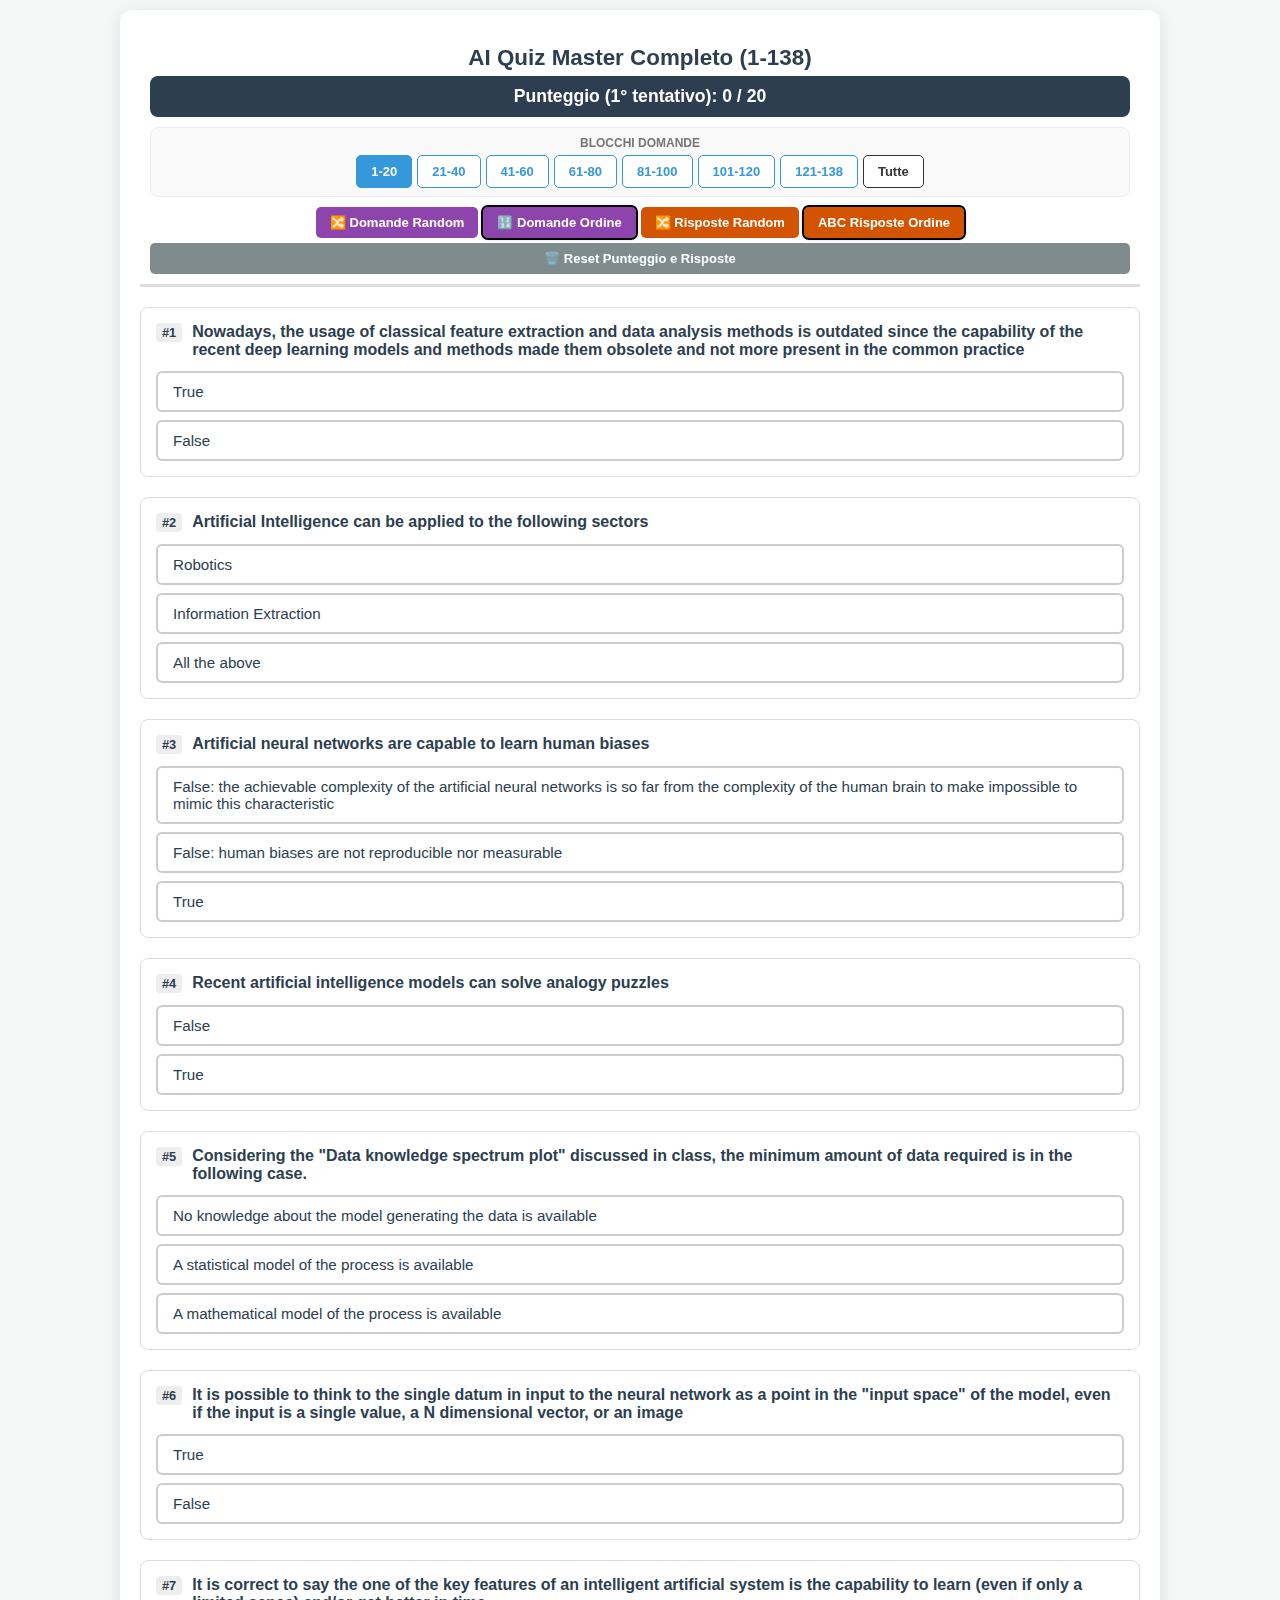
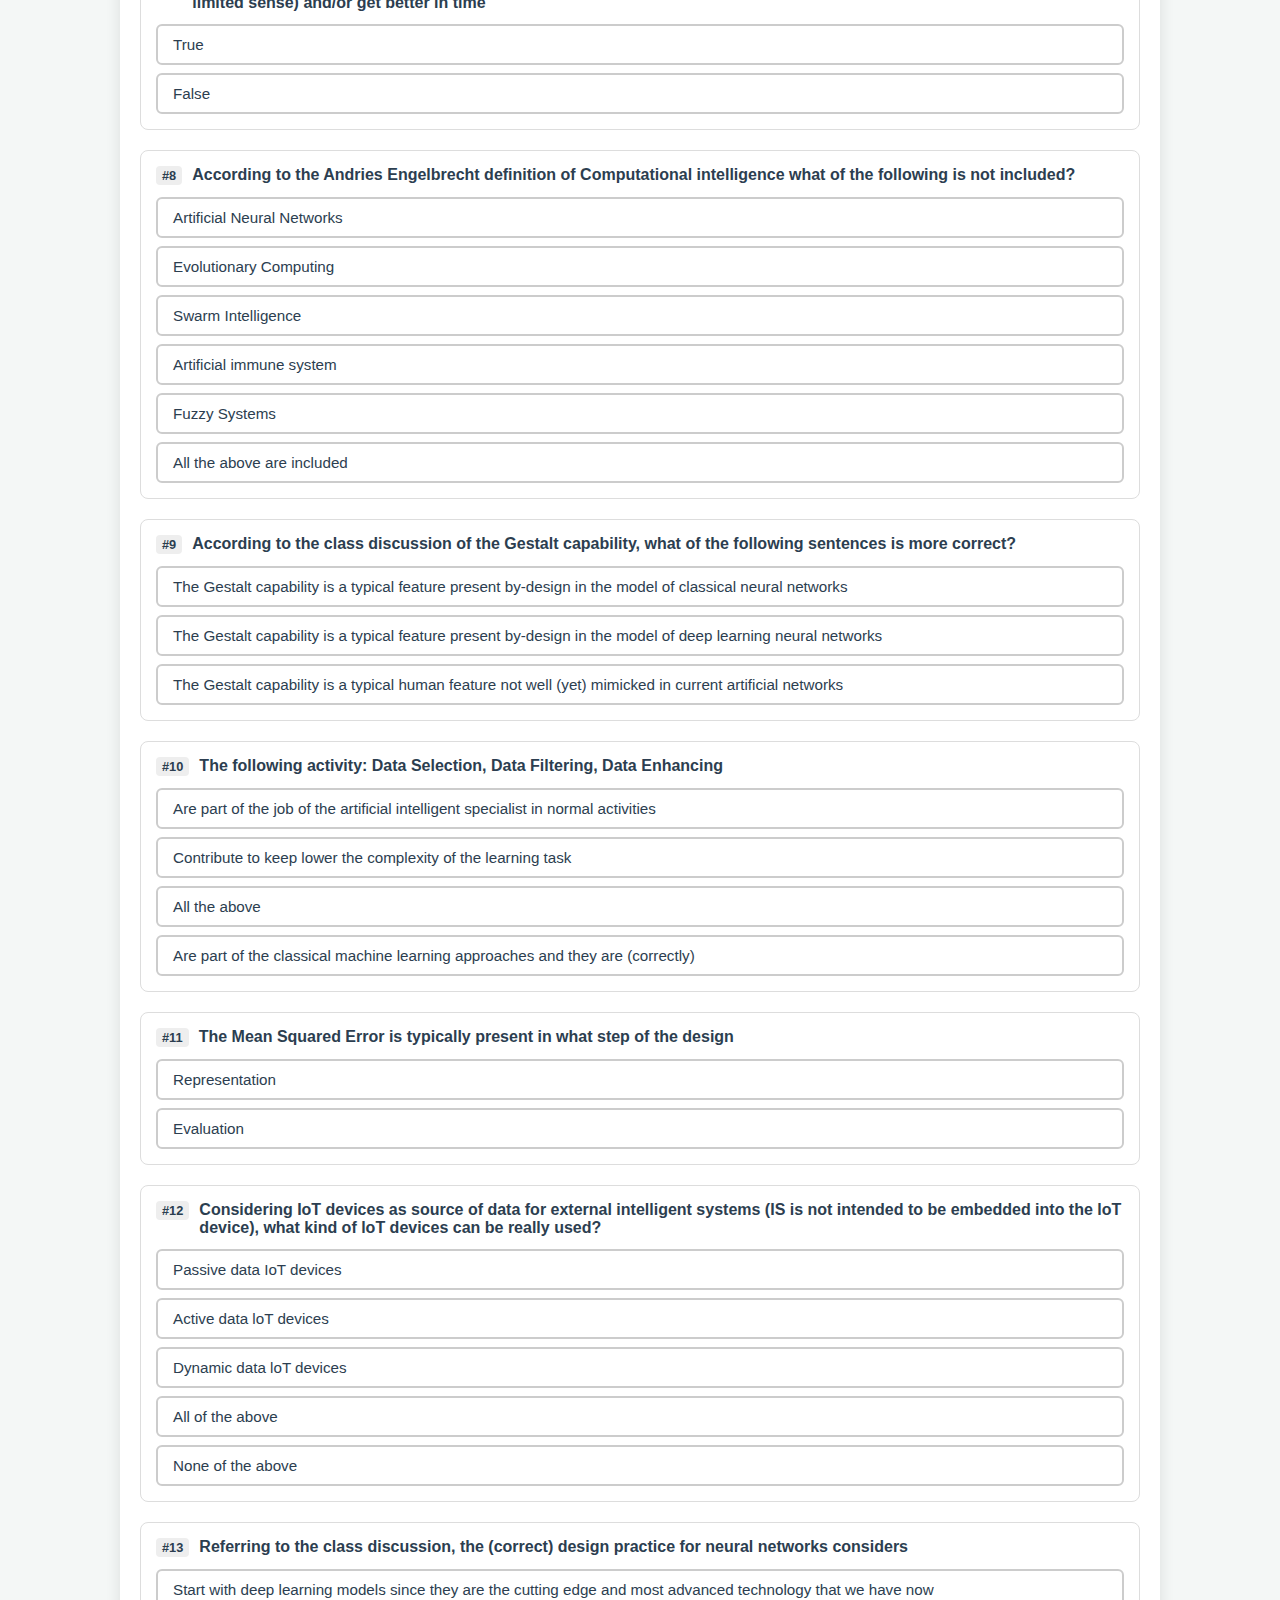
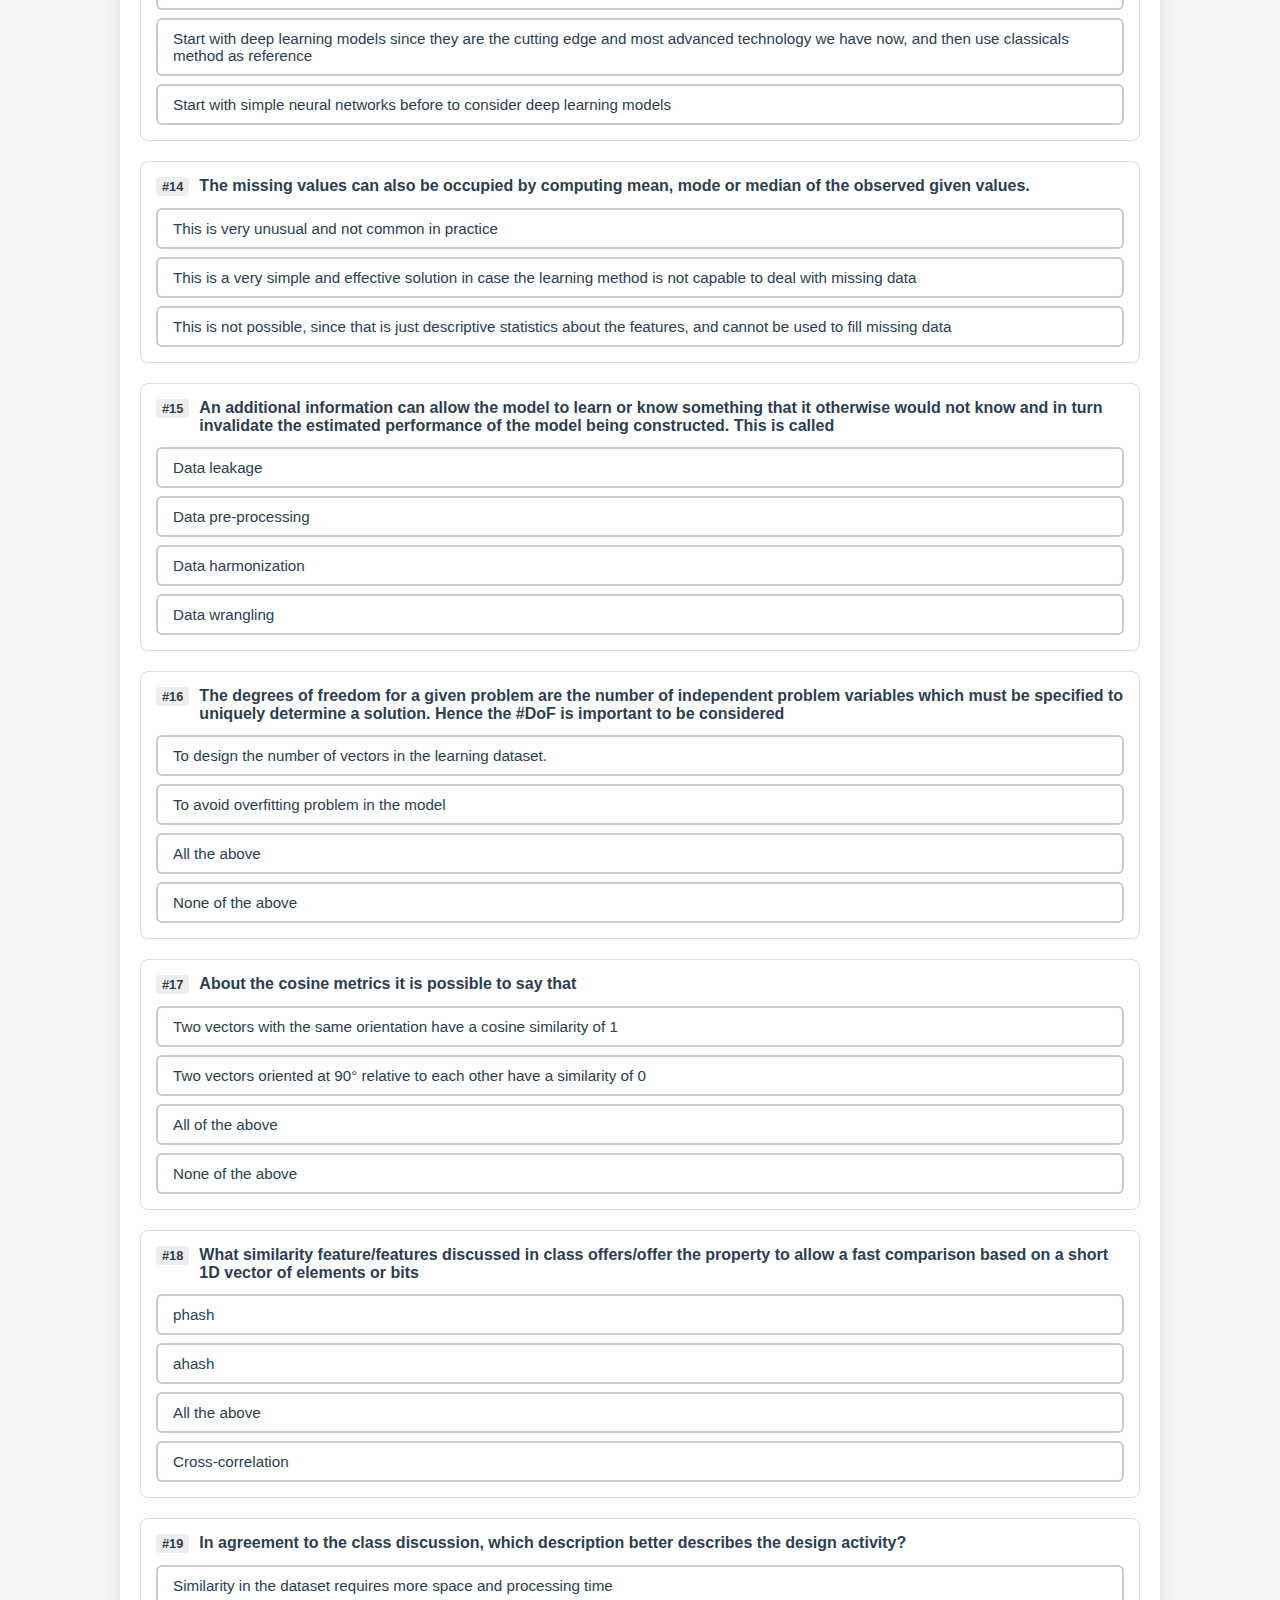
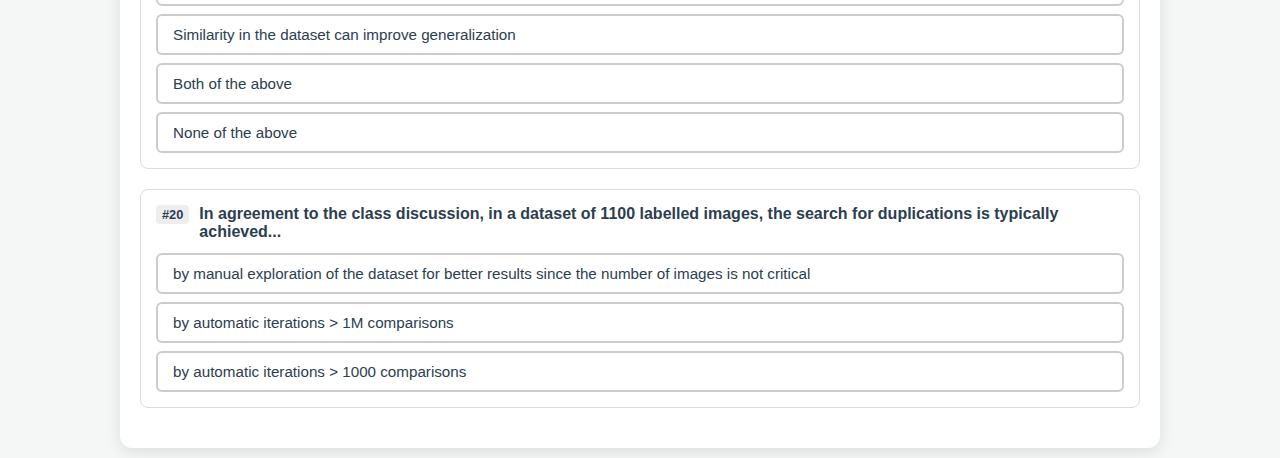
<file: Home.html>
<!DOCTYPE html>
<html lang="it">
<head>
    <meta charset="UTF-8">
    <meta name="viewport" content="width=device-width, initial-scale=1.0">
    <title>AI Quiz Master Completo (1-138)</title>
    <style>
        :root {
            --primary: #2c3e50;
            --accent: #3498db;
            --success: #27ae60;
            --error: #e74c3c;
            --bg: #f4f7f6;
            --q-shuffle: #8e44ad;
            --a-shuffle: #d35400;
        }

        body { font-family: 'Segoe UI', sans-serif; background-color: var(--bg); color: var(--primary); padding: 10px; margin: 0; }
        .container { max-width: 1000px; margin: 0 auto; background: white; padding: 20px; border-radius: 12px; box-shadow: 0 4px 15px rgba(0,0,0,0.1); }
        
        .sticky-header { position: sticky; top: 0; background: rgba(255,255,255,0.98); z-index: 1000; padding: 10px; border-bottom: 3px solid #ddd; margin-bottom: 20px; }
        h1 { text-align: center; margin: 5px 0; font-size: 1.4rem; color: var(--primary); }
        .score-box { background: var(--primary); color: white; padding: 10px; border-radius: 8px; text-align: center; font-weight: bold; margin-bottom: 10px; font-size: 1.1em; }

        .control-group { margin-bottom: 10px; padding: 8px; border-radius: 8px; background: #f9f9f9; border: 1px solid #eee; }
        .group-label { display: block; font-size: 0.75em; text-transform: uppercase; color: #777; margin-bottom: 5px; font-weight: bold; text-align: center; }
        .btn-row { display: flex; gap: 5px; justify-content: center; flex-wrap: wrap; }
        
        button { border: none; padding: 8px 14px; border-radius: 5px; cursor: pointer; font-weight: 600; font-size: 13px; transition: 0.2s; color: white; }
        .btn-block { background: white; color: var(--accent); border: 1px solid var(--accent); }
        .btn-block.active { background: var(--accent); color: white; }
        .btn-q { background-color: var(--q-shuffle); }
        .btn-a { background-color: var(--a-shuffle); }
        .btn-reset { background-color: #7f8c8d; width: 100%; margin-top: 5px; }
        .mode-active { outline: 2px solid #000; box-shadow: 0 0 5px rgba(0,0,0,0.3); }

        .question-block { margin-bottom: 20px; padding: 15px; border: 1px solid #ddd; border-radius: 8px; background: #fff; }
        .question-header { font-weight: 700; margin-bottom: 12px; display: flex; gap: 10px; align-items: baseline; }
        .q-badge { background: #eee; padding: 2px 6px; border-radius: 4px; font-size: 0.8em; }
        
        .options { display: flex; flex-direction: column; gap: 8px; }
        .option-label { padding: 10px 15px; border: 2px solid #ccc; border-radius: 6px; cursor: pointer; transition: 0.2s; font-size: 0.95em; }
        .option-label:hover { border-color: var(--accent); background: #f0f7ff; }
        
        .correct { background-color: #d4edda !important; border-color: var(--success) !important; color: #155724; pointer-events: none; }
        .wrong { background-color: #f8d7da !important; border-color: var(--error) !important; color: #721c24; }
        .disabled { pointer-events: none; opacity: 0.6; }
    </style>
</head>
<body>

<div class="container">
    <div class="sticky-header">
        <h1>AI Quiz Master Completo (1-138)</h1>
        <div class="score-box">Punteggio (1° tentativo): <span id="score">0</span> / <span id="total-visible">0</span></div>

        <div class="control-group">
            <span class="group-label">Blocchi Domande</span>
            <div class="btn-row">
                <button class="btn-block active" onclick="toggleBlock(1)" data-block="1">1-20</button>
                <button class="btn-block" onclick="toggleBlock(2)" data-block="2">21-40</button>
                <button class="btn-block" onclick="toggleBlock(3)" data-block="3">41-60</button>
                <button class="btn-block" onclick="toggleBlock(4)" data-block="4">61-80</button>
                <button class="btn-block" onclick="toggleBlock(5)" data-block="5">81-100</button>
                <button class="btn-block" onclick="toggleBlock(6)" data-block="6">101-120</button>
                <button class="btn-block" onclick="toggleBlock(7)" data-block="7">121-138</button>
                <button class="btn-block" onclick="selectAllBlocks()" style="border-color: #333; color: #333;">Tutte</button>
            </div>
        </div>

        <div class="btn-row">
            <button class="btn-q" id="q-rand" onclick="setQMode('random')">🔀 Domande Random</button>
            <button class="btn-q mode-active" id="q-ord" onclick="setQMode('ordered')">🔢 Domande Ordine</button>
            <button class="btn-a" id="a-rand" onclick="setAMode('random')">🔀 Risposte Random</button>
            <button class="btn-a mode-active" id="a-ord" onclick="setAMode('ordered')">ABC Risposte Ordine</button>
        </div>
        <button class="btn-reset" onclick="resetProgress()">🗑️ Reset Punteggio e Risposte</button>
    </div>

    <div id="quiz-container"></div>
</div>

<script>
const fullDb = [
    // 1-20
    { id: 1, q: "Nowadays, the usage of classical feature extraction and data analysis methods is outdated since the capability of the recent deep learning models and methods made them obsolete and not more present in the common practice", options: ["True", "False"], correct: 1 },
    { id: 2, q: "Artificial Intelligence can be applied to the following sectors", options: ["Robotics", "Information Extraction", "All the above"], correct: 2 },
    { id: 3, q: "Artificial neural networks are capable to learn human biases", options: ["False: the achievable complexity of the artificial neural networks is so far from the complexity of the human brain to make impossible to mimic this characteristic", "False: human biases are not reproducible nor measurable", "True"], correct: 2 },
    { id: 4, q: "Recent artificial intelligence models can solve analogy puzzles", options: ["False", "True"], correct: 1 },
    { id: 5, q: "Considering the \"Data knowledge spectrum plot\" discussed in class, the minimum amount of data required is in the following case.", options: ["No knowledge about the model generating the data is available", "A statistical model of the process is available", "A mathematical model of the process is available"], correct: 2 },
    { id: 6, q: "It is possible to think to the single datum in input to the neural network as a point in the \"input space\" of the model, even if the input is a single value, a N dimensional vector, or an image", options: ["True", "False"], correct: 0 },
    { id: 7, q: "It is correct to say the one of the key features of an intelligent artificial system is the capability to learn (even if only a limited sense) and/or get better in time", options: ["True", "False"], correct: 0 },
    { id: 8, q: "According to the Andries Engelbrecht definition of Computational intelligence what of the following is not included?", options: ["Artificial Neural Networks", "Evolutionary Computing", "Swarm Intelligence", "Artificial immune system", "Fuzzy Systems", "All the above are included"], correct: 5 },
    { id: 9, q: "According to the class discussion of the Gestalt capability, what of the following sentences is more correct?", options: ["The Gestalt capability is a typical feature present by-design in the model of classical neural networks", "The Gestalt capability is a typical feature present by-design in the model of deep learning neural networks", "The Gestalt capability is a typical human feature not well (yet) mimicked in current artificial networks"], correct: 2 },
    { id: 10, q: "The following activity: Data Selection, Data Filtering, Data Enhancing", options: ["Are part of the job of the artificial intelligent specialist in normal activities", "Contribute to keep lower the complexity of the learning task", "All the above", "Are part of the classical machine learning approaches and they are (correctly)"], correct: 2 },
    { id: 11, q: "The Mean Squared Error is typically present in what step of the design", options: ["Representation", "Evaluation"], correct: 1 },
    { id: 12, q: "Considering IoT devices as source of data for external intelligent systems (IS is not intended to be embedded into the loT device), what kind of loT devices can be really used?", options: ["Passive data IoT devices", "Active data loT devices", "Dynamic data loT devices", "All of the above", "None of the above"], correct: 3 },
    { id: 13, q: "Referring to the class discussion, the (correct) design practice for neural networks considers", options: ["Start with deep learning models since they are the cutting edge and most advanced technology that we have now", "Start with deep learning models since they are the cutting edge and most advanced technology we have now, and then use classicals method as reference", "Start with simple neural networks before to consider deep learning models"], correct: 2 },
    { id: 14, q: "The missing values can also be occupied by computing mean, mode or median of the observed given values.", options: ["This is very unusual and not common in practice", "This is a very simple and effective solution in case the learning method is not capable to deal with missing data", "This is not possible, since that is just descriptive statistics about the features, and cannot be used to fill missing data"], correct: 1 },
    { id: 15, q: "An additional information can allow the model to learn or know something that it otherwise would not know and in turn invalidate the estimated performance of the model being constructed. This is called", options: ["Data leakage", "Data pre-processing", "Data harmonization", "Data wrangling"], correct: 0 },
    { id: 16, q: "The degrees of freedom for a given problem are the number of independent problem variables which must be specified to uniquely determine a solution. Hence the #DoF is important to be considered", options: ["To design the number of vectors in the learning dataset.", "To avoid overfitting problem in the model", "All the above", "None of the above"], correct: 2 },
    { id: 17, q: "About the cosine metrics it is possible to say that", options: ["Two vectors with the same orientation have a cosine similarity of 1", "Two vectors oriented at 90° relative to each other have a similarity of 0", "All of the above", "None of the above"], correct: 2 },
    { id: 18, q: "What similarity feature/features discussed in class offers/offer the property to allow a fast comparison based on a short 1D vector of elements or bits", options: ["phash", "ahash", "All the above", "Cross-correlation"], correct: 2 },
    { id: 19, q: "In agreement to the class discussion, which description better describes the design activity?", options: ["Similarity in the dataset requires more space and processing time", "Similarity in the dataset can improve generalization", "Both of the above", "None of the above"], correct: 2 },
    { id: 20, q: "In agreement to the class discussion, in a dataset of 1100 labelled images, the search for duplications is typically achieved...", options: ["by manual exploration of the dataset for better results since the number of images is not critical", "by automatic iterations > 1M comparisons", "by automatic iterations > 1000 comparisons"], correct: 1 },
    // 21-40
    { id: 21, q: "In agreement to the class discussion, what kind of labelling error is generally the worst case for the accuracy of the generalization of the model? (ERR1=Same labels, ERR2=Different labels)", options: ["ERR1", "ERR2", "ERR1=ERR2"], correct: 1 },
    { id: 22, q: "According to the class discussion, about the relationship between the operation of cross-correlation and convolution it is possible to say that", options: ["They are very similar in meaning and mathematical expression", "Despite the mathematical expression is similar, the meaning and their use is completely different", "There is no specific relationship since loro different"], correct: 0 },
    { id: 23, q: "According to the class discussion, what is the characteristic of the self-correlation (O=xcor2(A,A)) map produced by a generic image?", options: ["A flat and noisy central plateau", "An evident spike at the center with a very well-defined maximum", "Not possible to create an autocorrelation map from one single image"], correct: 1 },
    { id: 24, q: "If your data set contains extreme outliers, it better to use as preprocessing", options: ["Feature clipping", "Min-max normalization", "Z' norm"], correct: 0 },
    { id: 25, q: "A logarithmic scaling to one feature values is typically applied in a case of", options: ["Outliers' presence", "Negative values", "A very large range in the values (>0)"], correct: 2 },
    { id: 26, q: "According to the scientific visualization rules presented in class, if you are plotting many figures of merit obtained by your trained neural network on a new dataset, which is the correct ranking of visual attributes to be used?", options: ["Color intensity > Hue > Length", "Area > Length > Hue", "Slope > Angle > Volume", "Hue > Area > Length"], correct: 3 },
    { id: 27, q: "According to the discussion presented in class about the data visualization, and considerando 1) Get Data, 2) Clean Data, 3) Train, 4) Test, 5) Improve, main steps where visualization involved?", options: ["#5", "#1 and #5", "#3 and #5", "#2 and #5"], correct: 3 },
    { id: 28, q: "According to discussion about similarity, consider image A(x,y) with internal similarity. What happens to output of self-cross correlation?", options: ["Not possible to apply", "Flat plateau with one peak", "Many peaks and one evident maximum", "Many equivalent peaks"], correct: 2 },
    { id: 29, q: "Machine Learning on CPUs offer the following advantages", options: ["Portability and flexibility, Market availability", "Portability, flexibility, Market availability, Deployment across wide spectrum", "Portability, Deployment across wide spectrum", "Market availability, Deployment"], correct: 1 },
    { id: 30, q: "According to the class discussion, text prefiltering is often used as input for a neural network to deal with large text input", options: ["True, hamming distance", "True, cosine distance", "True, string approximate match", "True, discrete gradient descent", "True, word embeddings technique"], correct: 4 },
    { id: 31, q: "The Inception-v3 deep learning pretrained model discussed during the course is a model for", options: ["Post processing", "None of other", "Image Enhancing", "Image classification", "Segmentation"], correct: 3 },
    { id: 32, q: "Intelligent vision systems can achieve Semantic segmentation by", options: ["Hybrid approach blob detection + classification", "Complete fully convolutional solution", "Hybrid approach blob detection + segmentation", "None of other"], correct: 1 },
    { id: 33, q: "An AI model processing RGB image to evaluate age. What kind of model is it?", options: ["Classifier", "Regressor", "Clustering", "Reinforced", "None of above"], correct: 1 },
    { id: 34, q: "According to class discussion, theory of intelligent systems includes steps:", options: ["Representation", "Representation, Evaluation", "Representation, Evaluation, Optimization", "None of other"], correct: 2 },
    { id: 35, q: "Clustering always requires supervised dataset", options: ["Yes", "No"], correct: 1 },
    { id: 36, q: "According to class discussion, using a black box solution is:", options: ["Bad practice for ML designer", "Used under specific circumstances", "Current good practice due to SOTA size"], correct: 0 },
    { id: 37, q: "Dataset X (1000 samples, 4 features). Reduce to 2 features. Option A: PCA. Option B: Feedforward Feature Selection.", options: ["A not possible, B possible", "A possible, B possible", "A possible, B not possible"], correct: 2 },
    { id: 38, q: "Feature values [-5, 0, +5]. Which normalization gives [0, 0.5, 1]?", options: ["Z-score", "Clipping", "Min-MAX", "Different type"], correct: 2 },
    { id: 39, q: "If you train feed-forward models with increasing number of neurons, which case is more probable?", options: ["None of below", "Errors decrease indefinitely", "Training error increases", "Validation error decreases indefinitely"], correct: 0 },
    { id: 40, q: "Which partition provides lower training error but lower confidence in test results?", options: ["Train 99%, Test 1%", "Train 75%, Test 25%", "Train 50%, Test 50%", "Train 25%, Test 75%", "Train 1%, Test 99%"], correct: 0 },
    // 41-60
    { id: 41, q: "According to class discussion, what kind of activity can be performed on the test set?", options: ["All below", "Mean test error estimation", "Mean test error + std deviation", "Confusion matrix test"], correct: 0 },
    { id: 42, q: "According to class discussion, what activity can be performed on the train set?", options: ["Design # neurons", "Design # layers", "Normalization", "PCA", "All other options"], correct: 4 },
    { id: 43, q: "According to class discussion, where can feature engineering be performed?", options: ["Only on test set", "On train + test set", "Only on different dataset", "Only on train set"], correct: 3 },
    { id: 44, q: "Which option is correct about Confusion Matrix?", options: ["Possible to process error and vice versa", "Only for binary classification", "Possible to process classification error", "Error = sum of diagonal elements"], correct: 2 },
    { id: 45, q: "Model described by equation f(x)=sgn(w*x+b):", options: ["Linear regressor", "Soft-max neuron", "Sigmoidal neuron", "Linear classifier", "Gradient descent", "Model parameters"], correct: 3 },
    { id: 46, q: "Definition: 'output is the label produced by the most probable classifier':", options: ["Supervised Classifier", "K-means", "Bayes Optimal Classifier", "None of other"], correct: 2 },
    { id: 47, q: "kNN classifier, what kind of learning?", options: ["Instance-based", "Eager", "Hard-limited", "Unsupervised", "None"], correct: 0 },
    { id: 48, q: "Classifier: not neural; deterministic; repeatability; minimum parameters; simple learning; explainability:", options: ["Linear", "Decision Tree", "KNN", "K-means", "None"], correct: 2 },
    { id: 49, q: "In KNN, what is true about larger values of k?", options: ["Less regularization, more complexity", "More regularization, more complexity", "Less regularization, less complexity", "More regularization, less complexity", "No relation"], correct: 3 },
    { id: 50, q: "According to class discussion on PCA:", options: ["Vectors originate from center of mass", "Subsequent vectors are orthogonal", "All other options"], correct: 2 },
    { id: 51, q: "According to class discussion on PCA:", options: ["Subsequent vectors are orthogonal", "Variance projection on first vectors maximized", "All other options"], correct: 2 },
    { id: 52, q: "Method: specify k in advance, unable to handle noise/outliers, not for non-convex shapes:", options: ["K-means", "KNN", "Decision Tree", "None"], correct: 0 },
    { id: 53, q: "Backpropagation term missing: DELTAW_ij = ?? * y_j * delta_k:", options: ["?? = input vector", "?? = alfa (> 1)", "?? = alfa (< 1)", "?? = input vector error"], correct: 2 },
    { id: 54, q: "Likely sequence of modules in CNN architecture:", options: ["Input->Relu->Conv->MaxP->Softmax->Output", "Input->Relu->MaxP->Softmax->Conv->Output", "Input->Relu->MaxP->Conv->Softmax->Output", "Input->Conv->Relu->MaxP->Softmax->Output"], correct: 3 },
    { id: 55, q: "Traditional Segmentation methods partition in:", options: ["Global knowledge, Edge-based", "Edge-based, Region-based", "Global knowledge, Edge-based, Region-based", "None"], correct: 2 },
    { id: 56, q: "Process images with deep learning on small USB devices?", options: ["True: dedicated processors + USB bandwidth", "False: USB bandwidth", "False: computational complexity", "False: bandwidth + complexity"], correct: 0 },
    { id: 57, q: "What is Greedy Layer-Wise Training?", options: ["Supervised for auto-encoders", "Supervised for feedforward", "Unsupervised for feedforward", "Unsupervised to improve auto-encoders"], correct: 3 },
    { id: 58, q: "Number of parameters in VGGNet training:", options: ["< 100000", "> 100 Million", "1 Million", "10 Million"], correct: 1 },
    { id: 59, q: "Basic metrics in similarity: alpha * cos(A,B) equals:", options: ["cos(alpha*A, B)", "cos(alpha*A, alpha*B)", "cos(alpha*A, B) = cos(A, alpha*B)", "alpha * cos(alpha*A, alpha*B)"], correct: 2 },
    { id: 60, q: "Worst data leakage situation:", options: ["Training to Test", "None of other", "Test to Training (pessimistic)", "Test to Training (optimistic)"], correct: 3 },
    // 61-80
    { id: 61, q: "Split image into regions using features/colors (ROI):", options: ["Model training", "Post processing", "Enhancing", "Segmentation", "Feature engineering"], correct: 3 },
    { id: 62, q: "Worst labelling error case for accuracy generalization?", options: ["ERR1 = ERR2", "ERR2 worst", "ERR1 worst", "ERR1 roughly ERR2"], correct: 1 },
    { id: 63, q: "Autocorrelation map characteristic of generic image:", options: ["Not possible from single image", "None of other", "Flat noisy plateau", "Evident spike at center"], correct: 3 },
    { id: 64, q: "Tensor Processing Unit (TPU) is:", options: ["Part of CNN for tensorial activation", "Unit of Arm architecture", "ASIC for neural network ML", "None"], correct: 2 },
    { id: 65, q: "F2 = [-13, 0, 1, 2, 4, 128]. Normalization giving [0, 0, 1, 2, 4, 10]?", options: ["Z-score", "Min-MAX", "Clipping", "Different type"], correct: 2 },
    { id: 66, q: "Intelligent Vision tasks complexity:", options: ["Instance Segmentation < Object Detection", "Instance Segmentation > Object Detection", "Similar complexity", "Not vision tasks"], correct: 1 },
    { id: 67, q: "Picture with 1 car, 5 people. Label 'humans' produced. Task?", options: ["Instance segmentation", "Object detection", "Image classification", "Semantic segmentation"], correct: 2 },
    { id: 68, q: "Training gain of GPUs over CPUs (medium/large):", options: ["100x perf, 10x eff", "100x perf, 5x eff", "10x perf, 5x eff", "2x perf, 2x eff"], correct: 2 },
    { id: 69, q: "Basic industrial setup for Vision:", options: ["Smart camera + ext units + illumination", "Camera + illumination", "Camera only", "Camera + units + illumination", "Camera + units"], correct: 3 },
    { id: 70, q: "Optimization during training can optimize:", options: ["Accuracy", "Margin", "Both"], correct: 2 },
    { id: 71, q: "EU AI regulation approach based on:", options: ["Use cases", "Risk assessment", "Both", "None"], correct: 2 },
    { id: 72, q: "EU regulatory framework for AI mainly focused on:", options: ["Public services", "Health apps", "Data privacy", "None of other options"], correct: 3 },
    { id: 73, q: "MAE (Mean Absolute Error) properties:", options: ["Lower is better", "Less sensitive to outliers", "[0, +inf]", "None of other", "All other options", "mean(abs(obs - pred))"], correct: 4 },
    { id: 74, q: "AI lacking awareness, emotions, Gestalt:", options: ["Large AI", "Reactive AI", "AGI", "Narrow AI", "None"], correct: 3 },
    { id: 75, q: "Range for MSE (Mean Squared Error):", options: ["[-inf, +inf]", "[0, 1]", "[0, +inf]", "[-1, 1]", "None"], correct: 2 },
    { id: 76, q: "Primary advantage of Stratified k-Fold over simple k-Fold?", options: ["Equal partition size", "Lower complexity", "Preserves class distribution", "Improves training time", "Eliminates test partitions"], correct: 2 },
    { id: 77, q: "1D linear model z=w1*x+b. Data points needed to describe model?", options: ["4 (invertible)", "2 (parameters w1, b)", "3 (generalization)", "1 (linear)", "None"], correct: 1 },
    { id: 78, q: "In k-FCV, k represents:", options: ["Dimensions (PCA)", "Eigenvalues", "Number of partitions", "Neighbors (k-NN)", "Annealing steps"], correct: 2 },
    { id: 79, q: "Spectrum plot: parameters tuned/fitted with limited data when:", options: ["No a priori + huge data", "Model available + limited data", "No a priori + limited data", "Model available + huge data", "None"], correct: 1 },
    { id: 80, q: "Train feed-forward with increasing neurons. Probable case?", options: ["None of other", "Errors decrease indefinitely", "Training error increases", "Validation error decreases indefinitely", "Validation error increases"], correct: 4 },
    // 81-100
    { id: 81, q: "Industry 4.0 design principles:", options: ["Interoperability, transparency, assistance, decentralized", "Interoperability, transparency, assistance, wireless", "Interoperability, transparency, assistance", "Interoperability, transparency, decentralized", "None"], correct: 0 },
    { id: 82, q: "Correct range for MAE:", options: ["None", "[-1, 1]", "[0, +inf]", "[-inf, +inf]", "[0, 1]"], correct: 2 },
    { id: 83, q: "Capability processed onboard recent smart camera:", options: ["Seg, Meas, Class (non-deep)", "Seg, Meas, Class (deep) + training", "Seg, Meas", "Seg, Meas, Class (deep)", "Seg, Meas, Class"], correct: 2 },
    { id: 84, q: "GoogLeNet is a model for:", options: ["None", "Segmentation", "Post processing", "Enhancing", "Image classification"], correct: 4 },
    { id: 85, q: "Simple k-FCV procedure may:", options: ["Local minima", "Prevent overfitting", "None", "Disarrange class proportions", "Impossible test error"], correct: 3 },
    { id: 86, q: "Why maintain balanced partition between train/test?", options: ["Identical data", "No validation", "None", "Generalize + avoid bias", "Test > Train"], correct: 3 },
    { id: 87, q: "Adjust k in k-FCV?", options: ["No (fixed 5/10)", "None", "No (no impact)", "Yes (match classes)", "Yes (avoid small test partition)", "No (match features)"], correct: 4 },
    { id: 88, q: "Evaluation: Regressor vs Classifier?", options: ["No (identical)", "No (same metrics)", "Yes (Regressor uses Accuracy/Precision)", "Yes (Regressor uses MAE/MSE, Classifier uses Accuracy/Precision)", "None"], correct: 3 },
    { id: 89, q: "Leave One Person Out importance:", options: ["Memorize data", "Faster training", "None", "Focus overfitting", "Generalize to unseen individuals"], correct: 4 },
    { id: 90, q: "Dataset used for both training and validating:", options: ["Perform better on test", "Train error lower than test", "Generalize well", "No clue about behavior with unseen cases", "None"], correct: 3 },
    { id: 91, q: "Example of 'Divide et Impera' for unbalanced data:", options: ["Single classifier", "Random labels", "Hierarchical classifiers", "Duplicate cases", "Remove rare cases"], correct: 2 },
    { id: 92, q: "Dividing time series a problem for k-FCV?", options: ["None", "No (temporal doesn't affect)", "Yes (data leakage, temporal dependencies)", "Yes (solved by k-FCV)", "No (behave like any dataset)"], correct: 2 },
    { id: 93, q: "Overfitting characteristic:", options: ["Poorly adjusted", "High error train/test", "None", "Train/test error both high", "High precision known, poor unseen"], correct: 4 },
    { id: 94, q: "R-squared metric properties:", options: ["Higher better", "None of other", "[0,1]", "Variation explained by predictor", "All other options"], correct: 4 },
    { id: 95, q: "Search for duplications in 1100 images achieved:", options: ["Hashing functions", "Manually", "Clustering", "Automatic 1x1 resize", "None"], correct: 0 },
    { id: 96, q: "Why aggregate values in k-FCV?", options: ["Summarize performance", "Lowest error fold", "None", "Identify important fold", "Not necessary"], correct: 0 },
    { id: 97, q: "Transduction in ML context:", options: ["New function unseen", "None", "Derive values given function", "Derive values unknown function from data", "Derive function from data"], correct: 3 },
    { id: 98, q: "Design activities on test data?", options: ["Yes (refine)", "Yes (ensure)", "No (generalization only)", "Yes (after observing)"], correct: 2 },
    { id: 99, q: "Unbalanced dataset example:", options: ["Credit (balanced)", "None", "Medical (balanced healthy/unhealthy)", "Medical (mostly healthy, few disease)", "Credit (mostly default)"], correct: 3 },
    { id: 100, q: "Underfitting characteristic:", options: ["High precision known", "Well train, poor test", "High error train + test", "None", "Tightly adjusted"], correct: 2 },
    // 101-120
    { id: 101, q: "Metric TP / (TP + FN):", options: ["Recall", "Specificity", "Precision", "None", "Accuracy"], correct: 0 },
    { id: 102, q: "Supervised learning algorithm example:", options: ["None", "k-means", "PCA", "Apriori", "Linear regression"], correct: 4 },
    { id: 103, q: "Parameters in fully connected (10 in, 10 hidden, 1 out):", options: ["100", "121", "101", "300", "10", "More than 300"], correct: 1 },
    { id: 104, q: "Practice preventing Data Leakage:", options: ["All data in train", "Separate features/target + no test info in train", "None", "Fewer features", "Higher complexity"], correct: 1 },
    { id: 105, q: "Outcome of Data Leakage:", options: ["Perfect generalization", "Fails to generalize", "Additional features", "Too simple", "None"], correct: 1 },
    { id: 106, q: "Parameters in fully connected (2 in, 2 hidden, 1 out):", options: ["12", "8", "6", "9", "None"], correct: 3 },
    { id: 107, q: "Handling unbalanced data using 'Change labelling':", options: ["Original labels", "Uniform sampling", "Merge rare into categories", "Duplicate cases", "Ignore rare"], correct: 2 },
    { id: 108, q: "Random partition (A/B), reversal + 5 repetitions:", options: ["None", "LOO", "Bagging", "K-Fold", "Monte Carlo"], correct: 3 },
    { id: 109, q: "Data Leakage scenario:", options: ["Cross-validation", "None", "Features derived from target", "Scaling on train", "Balanced dataset"], correct: 2 },
    { id: 110, q: "Worst leakage case?", options: ["Test-to-Training", "Training-to-Test", "Similar small impact", "Similar strong impact"], correct: 0 },
    { id: 111, q: "NLP tasks considered transduction problems because:", options: ["Converts string to string", "Derives function", "None", "Predicts no input", "Generates unseen"], correct: 0 },
    { id: 112, q: "Data Leakage scenario:", options: ["Random info", "Not normalized", "None", "Critical feature not in train but in test", "Split properly"], correct: 3 },
    { id: 113, q: "Correct predictions and errors in Confusion Matrix:", options: ["Errors diagonal", "Errors borders", "Errors alternate", "Correct diagonal, Errors off", "None"], correct: 3 },
    { id: 114, q: "Plot confidence level of figure of merit (accuracy)?", options: ["Yes (diff units)", "No (same units)", "Yes (same units, same plot)"], correct: 2 },
    { id: 115, q: "NET1 (Excessive DoF) vs NET2 (Balanced DoF):", options: ["NET1 higher generalization error (overfitting)", "None", "NET1 better", "NET2 higher error (underfitting)", "Equal"], correct: 0 },
    { id: 116, q: "Leave One Person Out importance in:", options: ["Balanced images", "SOTA benchmarks", "Biometrics/Medical", "Speech"], correct: 2 },
    { id: 117, q: "Solution for unbalanced datasets:", options: ["Random oversampling", "Collect more data", "Uniform sampling", "Increase weight rare class loss", "Ignore rare"], correct: 2 },
    { id: 118, q: "Degrees of Freedom (DoF) refer to:", options: ["Train/test diff", "Independent variables/parameters", "None", "# features", "Total data"], correct: 1 },
    { id: 119, q: "Cosine metrics:", options: ["All other options", "90 deg = 0", "Angular displacement only", "Same orient = 1"], correct: 0 },
    { id: 120, q: "Leave One Out (LOO) suitable for:", options: ["Equal for both", "None", "Large datasets", "Learning method only", "Small datasets"], correct: 4 },
    // 121-138
    { id: 121, q: "Receiver Operating Characteristic (ROC) curve represents:", options: ["None", "Matrix specific threshold", "Precision-Recall plot", "TPR vs FPR plot", "Single summary number"], correct: 3 },
    { id: 122, q: "Train data overly large compared to test (unbalanced):", options: ["Test zero", "Perfect generalization", "None", "Train lower than test", "Lacks confidence in generalization"], correct: 4 },
    { id: 123, q: "Input space of intelligent systems:", options: ["Single datum = point in input space", "Single datum = N points", "Not possible point (N>2)", "Only for linear classifiers"], correct: 0 },
    { id: 124, q: "Misclassification Rate formula:", options: ["(TP + TN) / N", "(FP + TP) / N", "None", "(FP + FN) / N", "(FN + TN) / N"], correct: 3 },
    { id: 125, q: "Algorithm NOT supervised learning:", options: ["Regressor", "None", "K-means", "Linear regression", "Classifier"], correct: 2 },
    { id: 126, q: "Purpose of aggregating test values in k-FCV:", options: ["Overall metric", "None", "Select best fold", "Discard folds", "Optimize features"], correct: 0 },
    { id: 127, q: "Reasoning: k-NN, linguistic translation, sequence prediction:", options: ["None", "Transduction", "Deduction", "Induction"], correct: 1 },
    { id: 128, q: "NLP models reasoning approach:", options: ["Transduction", "None", "Deduction", "Induction"], correct: 0 },
    { id: 129, q: "Classical feature extraction methods outdated?", options: ["True", "False (Study/Validate data)", "False (Greedy Lazy)"], correct: 1 },
    { id: 130, q: "Purpose of stratified k-FCV:", options: ["Minority classes test only", "Maximize training", "Random shuffle", "Maintain class distributions"], correct: 3 },
    { id: 131, q: "Simple k-FCV disarrange portions from each class?", options: ["Yes (balanced)", "No (unrelated)", "Yes (may disarrange)", "No (always preserves)"], correct: 1 },
    { id: 132, q: "Artificial neural networks incapable to learn human biases:", options: ["True (Gestalt)", "True (Brain complexity)", "False"], correct: 2 },
    { id: 133, q: "Dataset divided into 3 groups (1 test, 2 train). Repetitive. Approach?", options: ["Stratification", "PCA", "Clustering", "3-fold CV", "Pruning"], correct: 3 },
    { id: 134, q: "Correct 3-fold CV approach:", options: ["3 groups (each test once)", "None", "3 groups (50/50)", "3 groups (all simultaneous)", "3 groups (only one used)"], correct: 0 },
    { id: 135, q: "Data Leakage in image dataset:", options: ["Unrelated features (color/size) used", "Split train/test", "Augmentation inconsistency", "Normalization", "None"], correct: 0 },
    { id: 136, q: "Calculate mean and std errors in k-FCV?", options: ["No (only std)", "No (not possible)", "No (only mean)", "Yes (both)", "No (one value only)"], correct: 3 },
    { id: 137, q: "Assessment of image classifier include:", options: ["Noise/flipped class", "None", "Change relevant parts", "All other options", "Saliency maps"], correct: 3 },
    { id: 138, q: "DoF (rule of thumb) in fully connected:", options: ["Weights hidden", "Features + Weights", "Features", "All other", "Vectors in train"], correct: 0 }
];

let activeBlocks = [1];
let score = 0;
let attempted = new Set();
let correctFirstTry = new Set();
let modeQ = 'ordered'; 
let modeA = 'ordered'; 
let currentQuizSet = [];

function toggleBlock(b) {
    const btn = document.querySelector(`button[data-block="${b}"]`);
    if(activeBlocks.includes(b)) {
        if(activeBlocks.length > 1) {
            activeBlocks = activeBlocks.filter(x => x !== b);
            btn.classList.remove('active');
        }
    } else {
        activeBlocks.push(b);
        btn.classList.add('active');
    }
    regenerateQuiz();
}

function selectAllBlocks() {
    activeBlocks = [1,2,3,4,5,6,7];
    document.querySelectorAll('.btn-block').forEach(b => b.classList.add('active'));
    regenerateQuiz();
}

function setQMode(m) {
    modeQ = m;
    document.getElementById('q-rand').classList.toggle('mode-active', m === 'random');
    document.getElementById('q-ord').classList.toggle('mode-active', m === 'ordered');
    regenerateQuiz();
}

function setAMode(m) {
    modeA = m;
    document.getElementById('a-rand').classList.toggle('mode-active', m === 'random');
    document.getElementById('a-ord').classList.toggle('mode-active', m === 'ordered');
    regenerateQuiz();
}

function regenerateQuiz() {
    let raw = [];
    if(activeBlocks.includes(1)) raw = raw.concat(fullDb.slice(0, 20));
    if(activeBlocks.includes(2)) raw = raw.concat(fullDb.slice(20, 40));
    if(activeBlocks.includes(3)) raw = raw.concat(fullDb.slice(40, 60));
    if(activeBlocks.includes(4)) raw = raw.concat(fullDb.slice(60, 80));
    if(activeBlocks.includes(5)) raw = raw.concat(fullDb.slice(80, 100));
    if(activeBlocks.includes(6)) raw = raw.concat(fullDb.slice(100, 120));
    if(activeBlocks.includes(7)) raw = raw.concat(fullDb.slice(120, 138));

    currentQuizSet = JSON.parse(JSON.stringify(raw));
    if(modeQ === 'random') currentQuizSet.sort(() => Math.random() - 0.5);
    else currentQuizSet.sort((a,b) => a.id - b.id);

    if(modeA === 'random') {
        currentQuizSet.forEach(q => {
            let optsIdx = q.options.map((o, idx) => ({ t: o, orig: idx }));
            optsIdx.sort(() => Math.random() - 0.5);
            q.options = optsIdx.map(o => o.t);
            q.correct = optsIdx.findIndex(o => o.orig === q.correct);
        });
    }
    renderQuestions();
}

function renderQuestions() {
    const container = document.getElementById('quiz-container');
    container.innerHTML = '';
    document.getElementById('total-visible').innerText = currentQuizSet.length;
    currentQuizSet.forEach(q => {
        const block = document.createElement('div');
        block.className = 'question-block';
        block.innerHTML = `<div class="question-header"><span class="q-badge">#${q.id}</span> <span>${q.q}</span></div>`;
        const optsDiv = document.createElement('div');
        optsDiv.className = 'options';
        q.options.forEach((txt, i) => {
            const label = document.createElement('div');
            label.className = 'option-label';
            label.innerText = txt;
            label.onclick = () => handleAnswer(q.id, i, q.correct, label, optsDiv);
            optsDiv.appendChild(label);
        });
        block.appendChild(optsDiv);
        container.appendChild(block);
    });
}

function handleAnswer(qId, sel, corr, el, cont) {
    if(el.classList.contains('disabled') || el.classList.contains('wrong')) return;
    const first = !attempted.has(qId);
    attempted.add(qId);
    if(sel === corr) {
        el.classList.add('correct');
        Array.from(cont.children).forEach(c => c.classList.add('disabled'));
        if(first) { score++; correctFirstTry.add(qId); document.getElementById('score').innerText = score; }
    } else { el.classList.add('wrong'); }
}

function resetProgress() {
    if(confirm("Azzerare tutto?")) {
        score = 0; attempted.clear(); correctFirstTry.clear();
        document.getElementById('score').innerText = 0;
        regenerateQuiz();
    }
}
regenerateQuiz();
</script>
</body>
</html>
</file>
